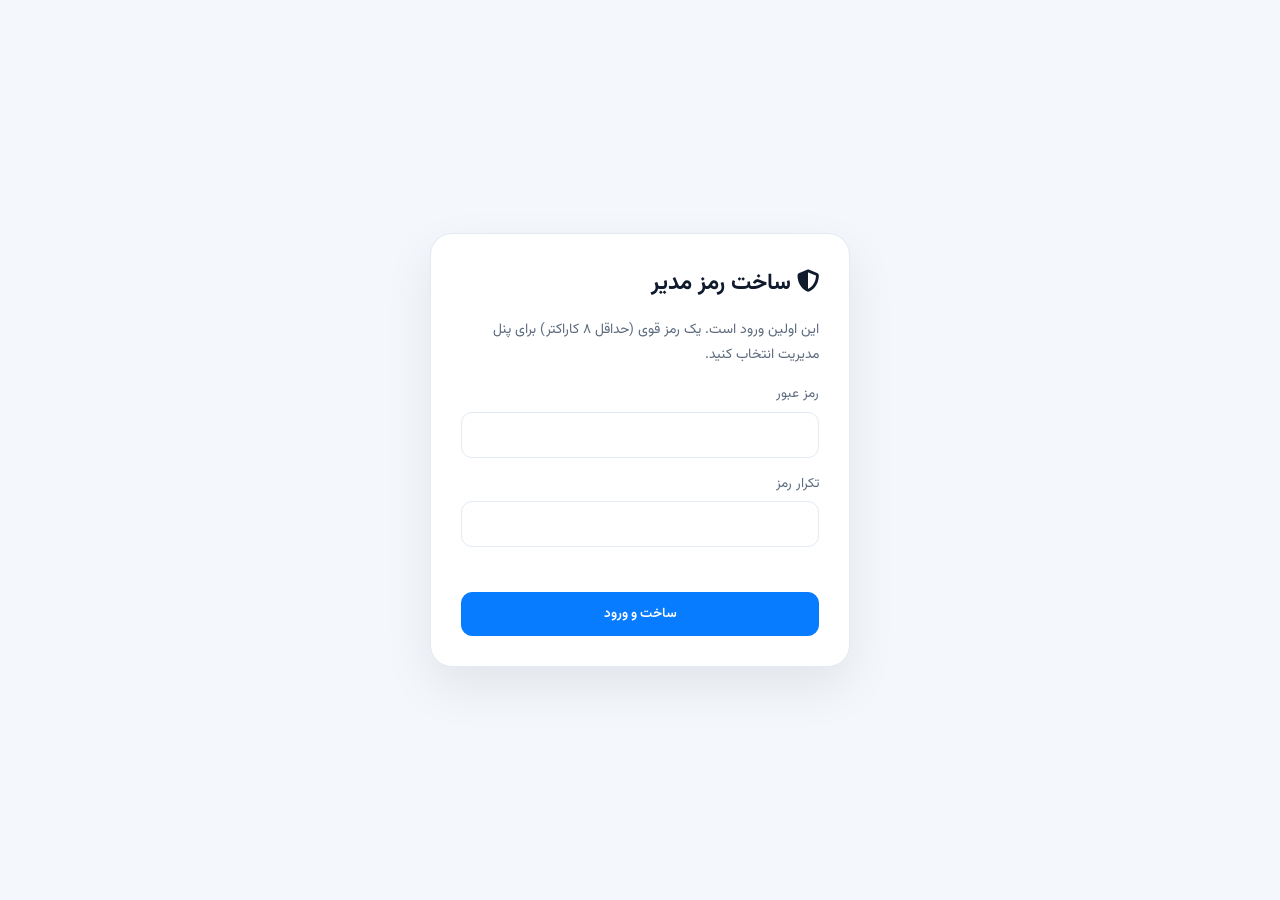
<file: admin.html>
<!DOCTYPE html>
<html lang="fa" dir="rtl">
<head>
  <meta charset="UTF-8">
  <meta name="viewport" content="width=device-width, initial-scale=1.0">
  <meta name="robots" content="noindex,nofollow">
  <title>پنل مدیریت | شهرک</title>
  <link rel="stylesheet" href="https://cdnjs.cloudflare.com/ajax/libs/font-awesome/6.7.2/css/all.min.css">
  <link href="https://fonts.googleapis.com/css2?family=Vazirmatn:wght@400;500;700;800&display=swap" rel="stylesheet">
  <link rel="stylesheet" href="./assets/admin.css">
</head>
<body>
<div id="gate" class="gate"></div>

<div id="app" class="app" hidden>
  <header class="topbar">
    <button type="button" id="menuBtn" class="menu-btn" aria-label="باز کردن منو" aria-expanded="false" aria-controls="side"><i class="fa-solid fa-bars"></i></button>
    <span class="side-brand"><i class="fa-solid fa-shield-halved"></i> پنل مدیریت</span>
  </header>
  <div class="scrim" id="scrim" hidden></div>
  <aside class="side" id="side">
    <div class="side-brand"><i class="fa-solid fa-shield-halved"></i> پنل مدیریت</div>
    <nav id="nav"></nav>
    <div class="side-foot">
      <a href="index.html" target="_blank" rel="noopener"><i class="fa-solid fa-arrow-up-right-from-square"></i> مشاهده سایت</a>
      <button type="button" id="outBtn"><i class="fa-solid fa-right-from-bracket"></i> خروج مدیر</button>
    </div>
  </aside>
  <div class="col">
    <div id="whobar" class="whobar" hidden></div>
    <main id="view" class="view"></main>
  </div>
</div>

<dialog id="modal" class="dlg"></dialog>
<dialog id="confirmDlg" class="dlg small"></dialog>
<div id="toast" class="toast" role="status" aria-live="polite" hidden></div>

<script src="./assets/ui.js"></script>
<script src="./assets/data.js"></script>
<script src="./assets/admin.js"></script>
</body>
</html>
</file>
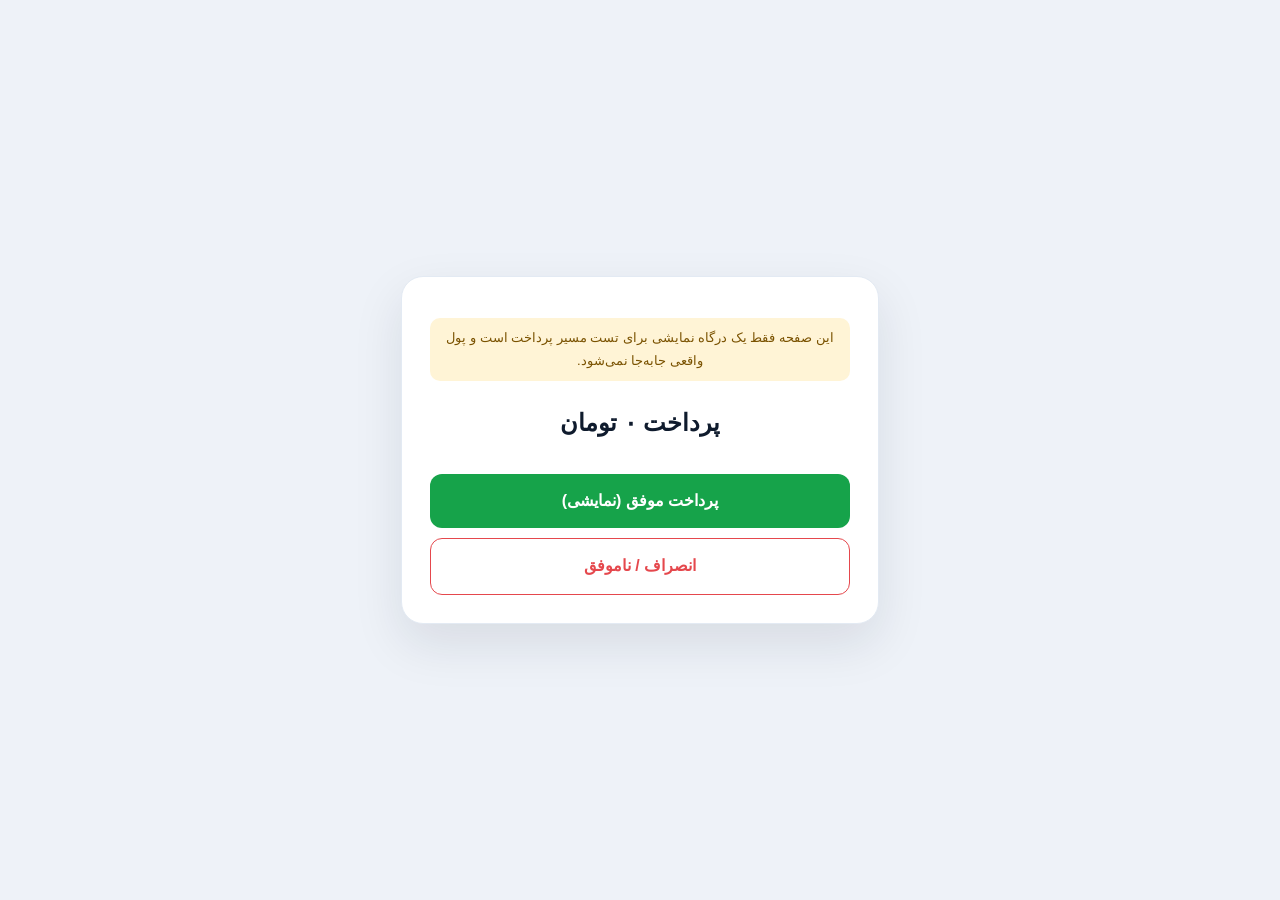
<file: gateway-demo.html>
<!DOCTYPE html>
<html lang="fa" dir="rtl"><head><meta charset="UTF-8"><meta name="viewport" content="width=device-width,initial-scale=1"><meta name="robots" content="noindex">
<title>درگاه نمایشی</title>
<style>body{margin:0;min-height:100vh;display:grid;place-items:center;background:#eef2f8;font-family:Vazirmatn,Tahoma,sans-serif;color:#0f1b2d;line-height:1.8}
.c{width:min(420px,92vw);background:#fff;border:1px solid #e3eaf3;border-radius:22px;padding:28px;text-align:center;box-shadow:0 20px 50px rgba(15,27,45,.1)}
.w{padding:8px 12px;border-radius:10px;background:#fff4d6;color:#7a5200;font-size:13px}
button{width:100%;margin-top:10px;padding:13px;border:0;border-radius:12px;font:inherit;font-weight:700;cursor:pointer}
.ok{background:#16a34a;color:#fff}.no{background:#fff;color:#e5484d;border:1px solid #e5484d}</style></head>
<body><div class="c"><p class="w">این صفحه فقط یک درگاه نمایشی برای تست مسیر پرداخت است و پول واقعی جابه‌جا نمی‌شود.</p>
<h2>پرداخت <span id="amt"></span> تومان</h2>
<button class="ok" id="ok">پرداخت موفق (نمایشی)</button><button class="no" id="no">انصراف / ناموفق</button></div>
<script>
const q=new URLSearchParams(location.search),cb=q.get("callback")||"payment-result.html",id=q.get("paymentId")||"";
document.getElementById("amt").textContent=Number(q.get("amount")||0).toLocaleString("fa-IR");
const go=(s,ref)=>{const u=new URL(cb,location.href);u.searchParams.set("paymentId",id);u.searchParams.set("status",s);if(ref)u.searchParams.set("ref",ref);location.href=u.href};
document.getElementById("ok").onclick=()=>go("OK","DEMO"+Math.floor(100000+Math.random()*900000));
document.getElementById("no").onclick=()=>go("NOK");
</script></body></html>
</file>
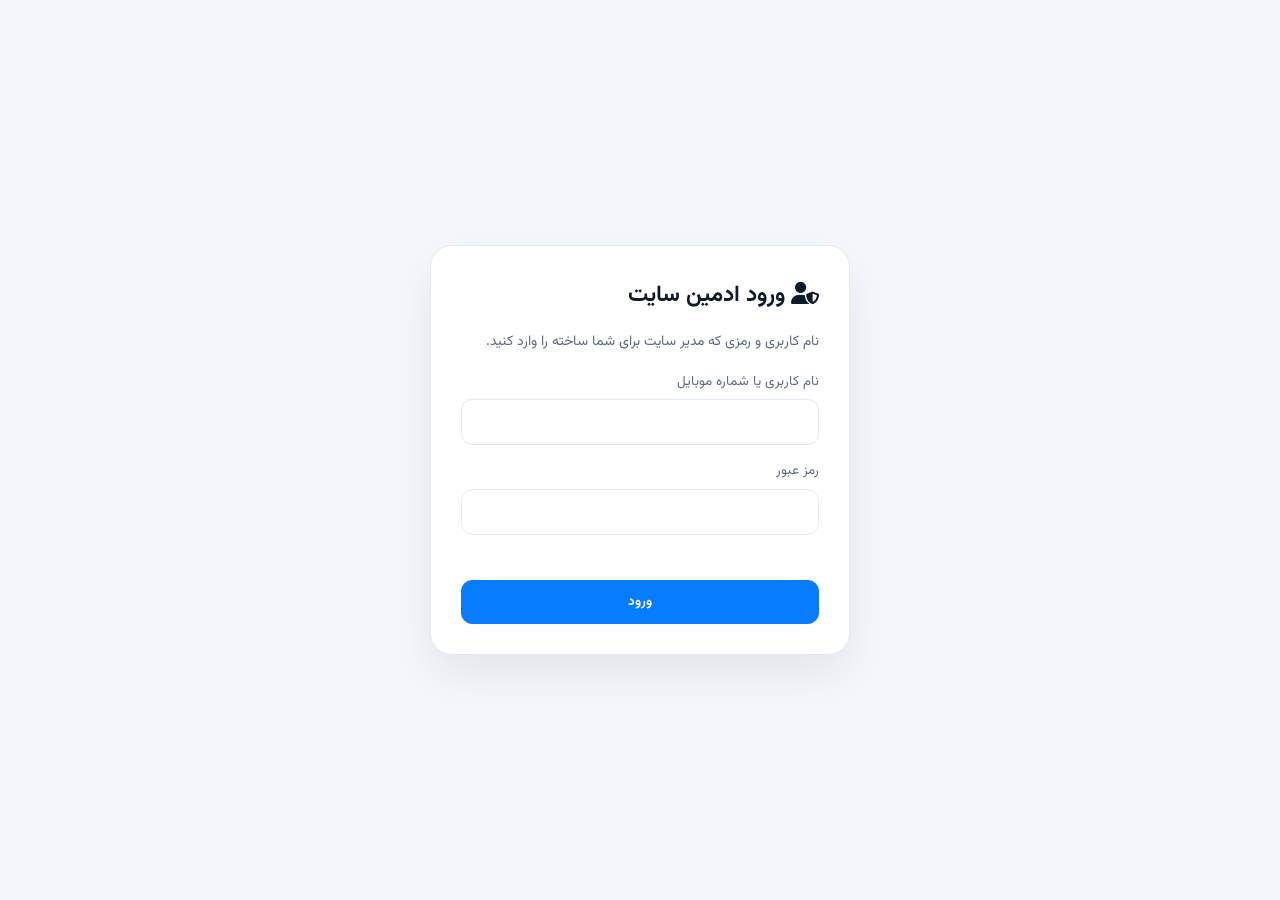
<file: staff.html>
<!DOCTYPE html>
<html lang="fa" dir="rtl">
<head>
  <meta charset="UTF-8">
  <meta name="viewport" content="width=device-width, initial-scale=1.0">
  <meta name="robots" content="noindex,nofollow">
  <title>پنل ادمین سایت | شهرک</title>
  <link rel="stylesheet" href="https://cdnjs.cloudflare.com/ajax/libs/font-awesome/6.7.2/css/all.min.css">
  <link href="https://fonts.googleapis.com/css2?family=Vazirmatn:wght@400;500;700;800&display=swap" rel="stylesheet">
  <link rel="stylesheet" href="./assets/admin.css">
</head>
<body data-mode="staff">
<div id="gate" class="gate"></div>

<div id="app" class="app" hidden>
  <header class="topbar">
    <button type="button" id="menuBtn" class="menu-btn" aria-label="باز کردن منو" aria-expanded="false" aria-controls="side"><i class="fa-solid fa-bars"></i></button>
    <span class="side-brand"><i class="fa-solid fa-user-shield"></i> پنل ادمین سایت</span>
  </header>
  <div class="scrim" id="scrim" hidden></div>
  <aside class="side" id="side">
    <div class="side-brand"><i class="fa-solid fa-user-shield"></i> پنل ادمین سایت</div>
    <nav id="nav"></nav>
    <div class="side-foot">
      <a href="index.html" target="_blank" rel="noopener"><i class="fa-solid fa-arrow-up-right-from-square"></i> مشاهده سایت</a>
      <button type="button" id="outBtn"><i class="fa-solid fa-right-from-bracket"></i> خروج مدیر</button>
    </div>
  </aside>
  <div class="col">
    <div id="whobar" class="whobar" hidden></div>
    <main id="view" class="view"></main>
  </div>
</div>

<dialog id="modal" class="dlg"></dialog>
<dialog id="confirmDlg" class="dlg small"></dialog>
<div id="toast" class="toast" role="status" aria-live="polite" hidden></div>

<script src="./assets/ui.js"></script>
<script src="./assets/data.js"></script>
<script src="./assets/admin.js"></script>
</body>
</html>
</file>
<file: assets/admin.css>
:root{ --bg:#f4f7fb; --card:#fff; --line:#e3eaf3; --ink:#0f1b2d; --muted:#5d6b7e; --blue:#087cff; --soft:#e7f1ff; --red:#e5484d; --green:#16a34a; color-scheme:light; }
*{ box-sizing:border-box; }
body{ margin:0; background:var(--bg); color:var(--ink); font-family:"Vazirmatn",Tahoma,sans-serif; line-height:1.8; }
button,input,select,textarea{ font:inherit; color:inherit; }
a{ color:var(--blue); }
[hidden]{ display:none !important; }

.gate{ min-height:100vh; display:grid; place-items:center; padding:20px; }
.gate-card{ width:min(420px,100%); background:var(--card); border:1px solid var(--line); border-radius:22px; padding:30px; box-shadow:0 20px 50px rgba(15,27,45,.08); display:grid; gap:14px; }
.gate-card h1{ margin:0; font-size:1.4rem; } .gate-card p{ margin:0; color:var(--muted); font-size:14px; }

.app{ display:grid; grid-template-columns:240px 1fr; min-height:100vh; }
.side{ position:sticky; top:0; height:100vh; display:flex; flex-direction:column; gap:10px; padding:20px 14px; background:#fff; border-left:1px solid var(--line); }
.side-brand{ font-weight:800; font-size:1.1rem; padding:6px 10px 14px; } .side-brand i{ color:var(--blue); margin-left:8px; }
#nav{ display:grid; gap:4px; }
#nav button{ display:flex; align-items:center; gap:10px; padding:11px 14px; border:0; border-radius:12px; background:none; cursor:pointer; text-align:right; color:var(--muted); font-weight:500; }
#nav button:hover{ background:var(--bg); } #nav button.on{ background:var(--soft); color:var(--blue); font-weight:700; }
#nav i{ width:18px; text-align:center; }
.side-foot{ margin-top:auto; display:grid; gap:8px; font-size:14px; }
.side-foot button,.side-foot a{ display:flex; gap:8px; align-items:center; padding:10px 14px; border:1px solid var(--line); border-radius:12px; background:#fff; cursor:pointer; text-decoration:none; color:var(--ink); }
.side-foot button:hover{ background:var(--red); color:#fff; border-color:var(--red); }

.view{ padding:28px; min-width:0; }
.view h1{ margin:0 0 20px; font-size:1.5rem; font-weight:800; }
.bar{ display:flex; gap:10px; flex-wrap:wrap; align-items:center; margin-bottom:16px; }
.bar .grow{ flex:1; }
.cards{ display:grid; grid-template-columns:repeat(auto-fill,minmax(190px,1fr)); gap:14px; margin-bottom:24px; }
.stat{ background:var(--card); border:1px solid var(--line); border-radius:18px; padding:18px; display:grid; gap:2px; }
.stat b{ font-size:1.6rem; } .stat span{ color:var(--muted); font-size:13.5px; } .stat i{ color:var(--blue); font-size:20px; margin-bottom:6px; }
.panel{ background:var(--card); border:1px solid var(--line); border-radius:18px; padding:18px; margin-bottom:20px; }
.panel h2{ margin:0 0 12px; font-size:1.1rem; }
.tw{ overflow-x:auto; background:var(--card); border:1px solid var(--line); border-radius:18px; }
.panel .tw{ border:0; }
table{ width:100%; border-collapse:collapse; min-width:640px; }
th,td{ padding:12px 14px; text-align:right; border-bottom:1px solid var(--line); font-size:14px; vertical-align:middle; }
th{ background:var(--bg); color:var(--muted); font-weight:700; white-space:nowrap; }
tr:last-child td{ border-bottom:0; }
.empty{ padding:30px; text-align:center; color:var(--muted); }
.who{ display:flex; align-items:center; gap:10px; }
.av,.th{ flex-shrink:0; width:40px; height:40px; border-radius:50%; object-fit:cover; background:var(--soft); color:var(--blue); display:grid; place-items:center; font-weight:800; overflow:hidden; }
.th{ border-radius:10px; object-fit:contain; background:#f3f6fb; border:1px solid var(--line); }
.tag{ display:inline-block; padding:2px 10px; border-radius:999px; font-size:12.5px; font-weight:700; background:#fff4d6; color:#9a6700; white-space:nowrap; }
.tag.ok{ background:#dcf7e6; color:#0f7a3a; } .tag.bad{ background:#ffe3e3; color:#b42323; } .tag.info{ background:#e0f0ff; color:#0a5bb5; }
.acts{ display:flex; gap:6px; flex-wrap:wrap; }

.btn{ display:inline-flex; align-items:center; gap:6px; padding:9px 16px; border:1px solid var(--line); border-radius:11px; background:#fff; cursor:pointer; font-weight:600; font-size:13.5px; }
.btn:hover{ border-color:var(--blue); color:var(--blue); }
.btn.primary{ background:var(--blue); border-color:var(--blue); color:#fff; } .btn.primary:hover{ background:#0064d9; color:#fff; }
.btn.danger{ color:var(--red); } .btn.danger:hover{ background:var(--red); color:#fff; border-color:var(--red); }
.btn.sm{ padding:5px 10px; font-size:12.5px; }
input,select,textarea{ width:100%; padding:10px 12px; border:1px solid var(--line); border-radius:11px; background:#fff; }
input[type=checkbox]{ width:auto; } input[type=file]{ padding:8px; }
input:focus,select:focus,textarea:focus,.btn:focus-visible{ outline:3px solid #cfe3ff; border-color:var(--blue); }
.search{ max-width:300px; }
label{ display:grid; gap:5px; font-size:13.5px; color:var(--muted); }
label.chk{ display:flex; align-items:center; gap:8px; color:var(--ink); }
.err{ margin:0; min-height:1.2em; color:var(--red); font-size:13.5px; }

.dlg{ border:0; padding:0; border-radius:20px; width:min(640px,94vw); max-height:92vh; box-shadow:0 30px 80px rgba(15,27,45,.35); background:#fff; color:var(--ink); }
.dlg::backdrop{ background:rgba(15,27,45,.5); }
.dlg.small{ width:min(400px,92vw); padding:26px; text-align:center; } .dlg.small p{ color:var(--muted); } .dlg.small .row{ display:grid; gap:8px; }
.mf{ display:grid; gap:12px; padding:24px; }
.mf h2{ margin:0; font-size:1.2rem; }
.g2{ display:grid; grid-template-columns:1fr 1fr; gap:12px; }
.imgs{ display:flex; gap:10px; flex-wrap:wrap; }
.imgs .it{ position:relative; width:84px; height:84px; border:1px solid var(--line); border-radius:12px; overflow:hidden; background:#f3f6fb; }
.imgs .it img{ width:100%; height:100%; object-fit:contain; }
.imgs .it button{ position:absolute; top:3px; left:3px; width:24px; height:24px; border:0; border-radius:50%; background:var(--red); color:#fff; cursor:pointer; }
.cover-prev{ max-width:100%; max-height:110px; border-radius:12px; border:1px solid var(--line); }
.mfoot{ display:flex; gap:10px; justify-content:flex-start; margin-top:6px; }
.kv{ display:grid; grid-template-columns:120px 1fr; gap:6px 12px; font-size:14px; } .kv dt{ color:var(--muted); } .kv dd{ margin:0; }
.toast{ position:fixed; bottom:22px; left:50%; transform:translateX(-50%); background:var(--ink); color:#fff; padding:11px 20px; border-radius:12px; z-index:99; }
.note{ padding:12px 14px; border-radius:12px; background:#fff4d6; color:#7a5200; font-size:13.5px; }
.stars{ color:#f5a524; white-space:nowrap; }

.topbar,.scrim{ display:none; }
.side{ overflow-y:auto; overscroll-behavior:contain; }

@media (max-width:820px){
  .app{ grid-template-columns:1fr; }
  .topbar{ display:flex; align-items:center; gap:12px; position:sticky; top:0; z-index:30; padding:10px 14px; background:#fff; border-bottom:1px solid var(--line); }
  .topbar .side-brand{ padding:0; }
  .menu-btn{ width:44px; height:44px; border:1px solid var(--line); border-radius:12px; background:#fff; font-size:18px; cursor:pointer; }
  .menu-btn:focus-visible{ outline:3px solid #cfe3ff; border-color:var(--blue); }
  .side{ position:fixed; top:0; right:0; bottom:0; width:min(290px,84vw); height:100dvh; z-index:50; border-left:1px solid var(--line);
    transform:translateX(100%); visibility:hidden; transition:transform .25s ease, visibility 0s linear .25s; box-shadow:-10px 0 40px rgba(15,27,45,.18); }
  .side.open{ transform:none; visibility:visible; transition-delay:0s; }
  .scrim{ position:fixed; inset:0; z-index:40; background:rgba(15,27,45,.45); }
  .scrim:not([hidden]){ display:block; }
  body.nolock{ overflow:hidden; }
  .view{ padding:16px; } .g2{ grid-template-columns:1fr; }
  .side-brand{ font-size:1rem; }
}
@media (prefers-reduced-motion:reduce){ .side{ transition:none; } }

.col{ min-width:0; }
.whobar{ display:flex; justify-content:flex-end; padding:10px 28px; background:#fff; border-bottom:1px solid var(--line); position:sticky; top:0; z-index:20; }
.who-in{ display:flex; align-items:center; gap:10px; } .who-in div{ display:grid; line-height:1.4; } .who-in small{ color:var(--muted); font-size:12px; }
.perms{ border:1px solid var(--line); border-radius:12px; padding:10px 14px; display:grid; grid-template-columns:1fr 1fr; gap:6px 14px; } .perms legend{ padding:0 6px; color:var(--muted); font-size:13.5px; }
.note{ margin:0 0 16px; } 
@media (max-width:820px){ .whobar{ position:static; padding:8px 14px; } .perms{ grid-template-columns:1fr; } }
</file>
